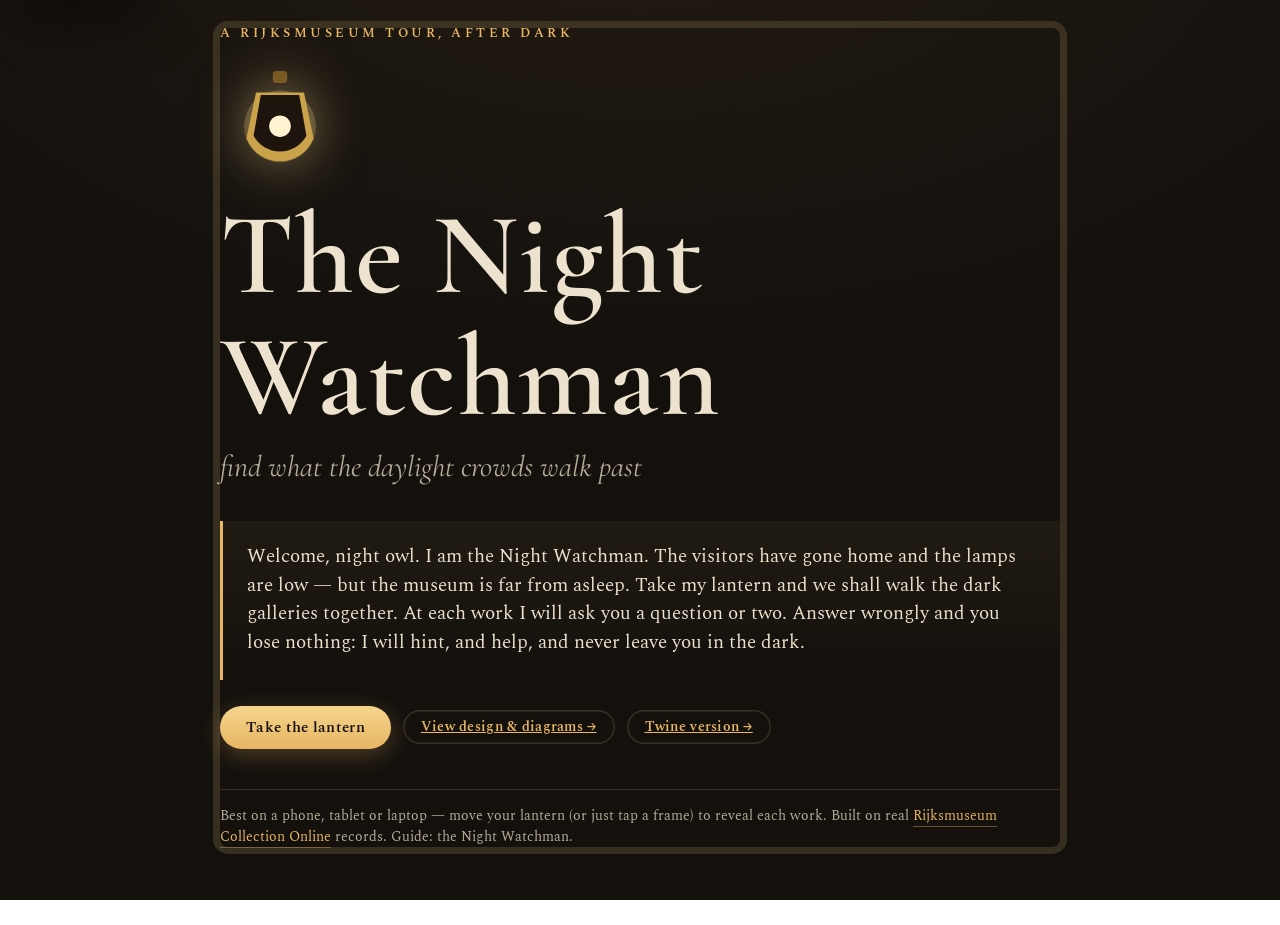
<file: index.html>
<!DOCTYPE html>
<html lang="en">
<head>
  <meta charset="UTF-8">
  <meta name="viewport" content="width=device-width, initial-scale=1.0">
  <title>The Night Watchman — a Rijksmuseum tour after dark</title>
  <meta name="description" content="The Night Watchman is a hybrid web game in which a museum night guard guides you by lantern through the Rijksmuseum after dark, revealing real objects from its open collection through forgiving, hint-based questions.">
  <link rel="preconnect" href="https://fonts.googleapis.com">
  <link rel="preconnect" href="https://fonts.gstatic.com" crossorigin>
  <link href="https://fonts.googleapis.com/css2?family=Cormorant+Garamond:ital,wght@0,500;0,600;1,500&family=Spectral:ital,wght@0,400;0,600;1,400&display=swap" rel="stylesheet">
  <link rel="stylesheet" href="css/style.css?v=3">
</head>
<body>
  <a class="skip-link" href="#app">Skip to the game</a>
  <div id="lantern" aria-hidden="true"></div>
  <div id="sr-status" class="sr-only" aria-live="polite" aria-atomic="true"></div>

  <main class="wrap" id="app" tabindex="-1">
    <section id="screen-title"   class="screen" role="region" aria-label="Title screen" tabindex="-1"></section>
    <section id="screen-map"     class="screen" role="region" aria-label="Gallery map" tabindex="-1"></section>
    <section id="screen-gallery" class="screen" role="region" aria-label="Gallery room" tabindex="-1"></section>
    <section id="screen-object"  class="screen" role="region" aria-label="Object question" tabindex="-1"></section>
    <section id="screen-ending"  class="screen" role="region" aria-label="Ending screen" tabindex="-1"></section>
  </main>

  <script src="js/data.js?v=3"></script>
  <script src="js/game.js?v=3"></script>
</body>
</html>
</file>
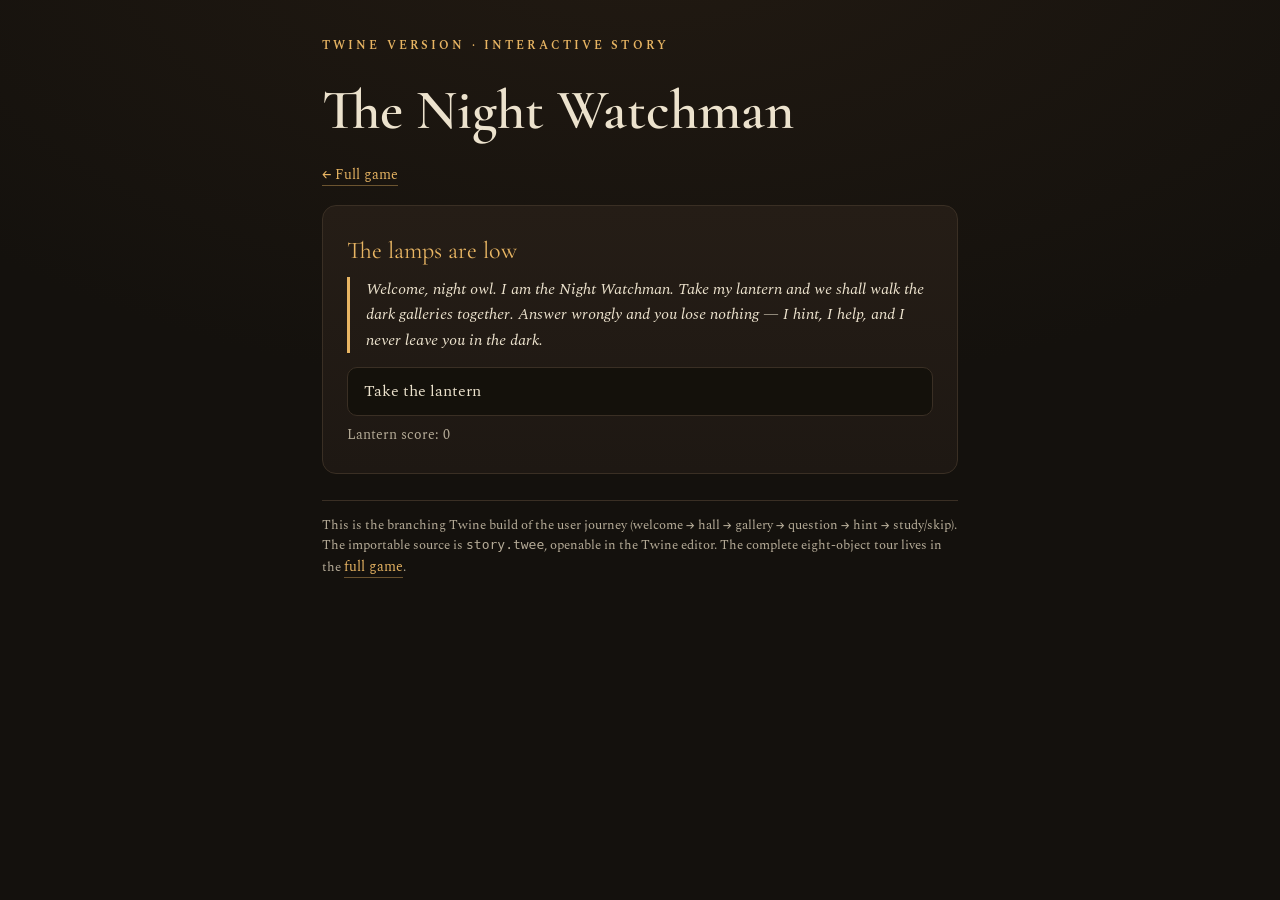
<file: twine/index.html>
<!DOCTYPE html>
<html lang="en">
<head>
  <meta charset="UTF-8">
  <meta name="viewport" content="width=device-width, initial-scale=1.0">
  <title>The Night Watchman — Twine version</title>
  <link rel="preconnect" href="https://fonts.googleapis.com">
  <link rel="preconnect" href="https://fonts.gstatic.com" crossorigin>
  <link href="https://fonts.googleapis.com/css2?family=Cormorant+Garamond:wght@500;600&family=Spectral:ital,wght@0,400;0,600;1,400&display=swap" rel="stylesheet">
  <style>
    :root{--ink:#14110D;--gold:#E8B563;--glow:#F4D58D;--parch:#ECE2CD;--dim:#b6ac98;--line:#3a2f24;--panel:#1E1813;}
    *{box-sizing:border-box}
    body{margin:0;min-height:100vh;background:radial-gradient(120% 90% at 50% -10%,#221a12,#14110D 60%);color:var(--parch);font-family:'Spectral',serif;line-height:1.6}
    .wrap{max-width:680px;margin:0 auto;padding:40px 22px 80px}
    .eyebrow{font:600 12px/1 'Spectral',serif;letter-spacing:.26em;text-transform:uppercase;color:var(--gold);margin-bottom:14px}
    h1{font-family:'Cormorant Garamond',serif;font-weight:600;font-size:clamp(34px,8vw,56px);margin:0 0 6px}
    .passage{background:linear-gradient(180deg,#251d16,var(--panel));border:1px solid var(--line);border-radius:14px;padding:26px 24px;margin-top:18px;animation:f .4s ease both}
    @keyframes f{from{opacity:0;transform:translateY(8px)}to{opacity:1;transform:none}}
    .passage p{margin:0 0 14px}
    .passage .head{font-family:'Cormorant Garamond',serif;font-size:24px;color:var(--gold);margin-bottom:6px}
    .quote{border-left:3px solid var(--gold);padding-left:16px;font-style:italic;color:var(--parch)}
    .study{background:#1b150f;border:1px dashed var(--line);border-radius:10px;padding:14px 16px;margin:10px 0;font-size:15px}
    .study b{color:var(--gold)}
    .choices{display:flex;flex-direction:column;gap:10px;margin-top:8px}
    .choice{text-align:left;background:#14110b;color:var(--parch);border:1px solid var(--line);border-radius:10px;padding:13px 16px;cursor:pointer;font:400 16px/1.3 'Spectral',serif;transition:border-color .15s,transform .1s}
    .choice:hover{border-color:var(--gold);transform:translateX(2px)}
    .score{color:var(--dim);font-size:14px;margin-top:8px}
    a.back{color:var(--gold);text-decoration:none;font-size:14px;border-bottom:1px solid rgba(232,181,99,.4)}
    .note{margin-top:26px;color:var(--dim);font-size:13px;border-top:1px solid var(--line);padding-top:14px}
    :focus-visible{outline:3px solid var(--glow);outline-offset:3px;border-radius:8px}
  </style>
</head>
<body>
<div class="wrap">
  <div class="eyebrow">Twine version · interactive story</div>
  <h1>The Night Watchman</h1>
  <a class="back" href="../index.html">← Full game</a>
  <div id="stage"></div>
  <p class="note">This is the branching Twine build of the user journey (welcome → hall → gallery → question → hint → study/skip). The importable source is <code>story.twee</code>, openable in the Twine editor. The complete eight-object tour lives in the <a class="back" href="../index.html">full game</a>.</p>
</div>
<script>
let score = 0;
const P = {
  start: {
    head: "The lamps are low",
    quote: "Welcome, night owl. I am the Night Watchman. Take my lantern and we shall walk the dark galleries together. Answer wrongly and you lose nothing — I hint, I help, and I never leave you in the dark.",
    choices: [["Take the lantern", "hall"]]
  },
  hall: {
    text: "THE MUSEUM AFTER DARK. Four galleries lie in shadow. Where shall we wander?",
    choices: [["The Gallery of Honour", "honour"], ["Delftware & Decorative Arts", "delft"],
              ["The Golden Age of Sail", "sail"], ["Life on the Ice", "ice"], ["End the tour", "end"]]
  },
  honour: { head: "The Gallery of Honour",
    text: "Two shapes emerge from the dark.",
    choices: [["The Night Watch", "nw_q"], ["The Milkmaid", "mm_q"], ["← Dark hall", "hall"]] },
  nw_q: { head: "The Night Watch — Rembrandt, 1642",
    quote: "What kind of group does this huge painting show?",
    choices: [["A civic militia company", "nw_right"], ["A royal family", "nw_hint"], ["A guild of painters", "nw_hint"]] },
  nw_hint: { quote: "Not quite — let me hold the light closer. Look for muskets, pikes and a drum: armed townsmen, not nobles.",
    choices: [["A civic militia company", "nw_right"], ["Still unsure — reveal it", "nw_reveal"]] },
  nw_right: { gain: 10, quote: "A good eye. The lantern shows you true.",
    choices: [["Continue", "honour"]] },
  nw_reveal: { study: "It is a group portrait of a civic-guard militia (a schutterij), led by Captain Frans Banninck Cocq, painted as if caught mid-movement — daringly different from the stiff group portraits of the time.",
    quote: "No matter at all. Will you study it, or walk on?",
    choices: [["Study it (+2)", "honour", 2], ["Move on", "honour"]] },
  mm_q: { head: "The Milkmaid — Vermeer, c. 1660",
    quote: "What is the woman quietly doing?",
    choices: [["Pouring milk", "mm_right"], ["Reading a letter", "mm_hint"], ["Playing music", "mm_hint"]] },
  mm_hint: { quote: "Follow the thin white stream falling from the jug into the bowl.",
    choices: [["Pouring milk", "mm_right"], ["Reveal it", "mm_reveal"]] },
  mm_right: { gain: 10, quote: "Just so. You see more than most who pass by daylight.",
    choices: [["Continue", "honour"]] },
  mm_reveal: { study: "A kitchen maid carefully pours milk. Vermeer treats a humble, everyday task with the dignity usually reserved for grand subjects.",
    quote: "Here is the truth of it.",
    choices: [["Continue", "honour"]] },
  delft: { head: "Delftware & Decorative Arts",
    text: "Glass cases gleam faintly: the Flower Pyramid and the Dolls' House of Petronella Oortman. (Full questions in the main game.)",
    choices: [["← Dark hall", "hall"]] },
  sail: { head: "The Golden Age of Sail",
    text: "You can almost smell tar and salt: the Model of the William Rex and Dutch Ships in a Calm Sea.",
    choices: [["← Dark hall", "hall"]] },
  ice: { head: "Life on the Ice",
    text: "The coldest room: two Avercamp winter scenes hang waiting for your light.",
    choices: [["← Dark hall", "hall"]] },
  end: { head: "Dawn at the Rijks",
    quote: "You have walked the galleries and seen what most visitors stroll straight past. Come back when the lamps are low again.",
    choices: [["Walk again", "start", "reset"]] }
};
function go(id, gain) {
  if (gain === "reset") score = 0;
  else if (typeof gain === "number") score += gain;
  const p = P[id];
  if (p.gain) score += p.gain;
  const s = document.getElementById('stage');
  let html = '<div class="passage">';
  if (p.head) html += `<div class="head">${p.head}</div>`;
  if (p.text) html += `<p>${p.text}</p>`;
  if (p.quote) html += `<p class="quote">${p.quote}</p>`;
  if (p.study) html += `<div class="study"><b>The Watchman explains —</b> ${p.study}</div>`;
  html += '<div class="choices">';
  p.choices.forEach((c, i) => { html += `<button class="choice" data-i="${i}">${c[0]}</button>`; });
  html += `</div><div class="score">Lantern score: ${score}</div></div>`;
  s.innerHTML = html;
  s.querySelectorAll('.choice').forEach((b, i) => {
    const c = p.choices[i];
    b.addEventListener('click', () => go(c[1], c[2]));
  });
  window.scrollTo({ top: document.body.scrollHeight, behavior: 'smooth' });
}
go('start');
</script>
</body>
</html>
</file>
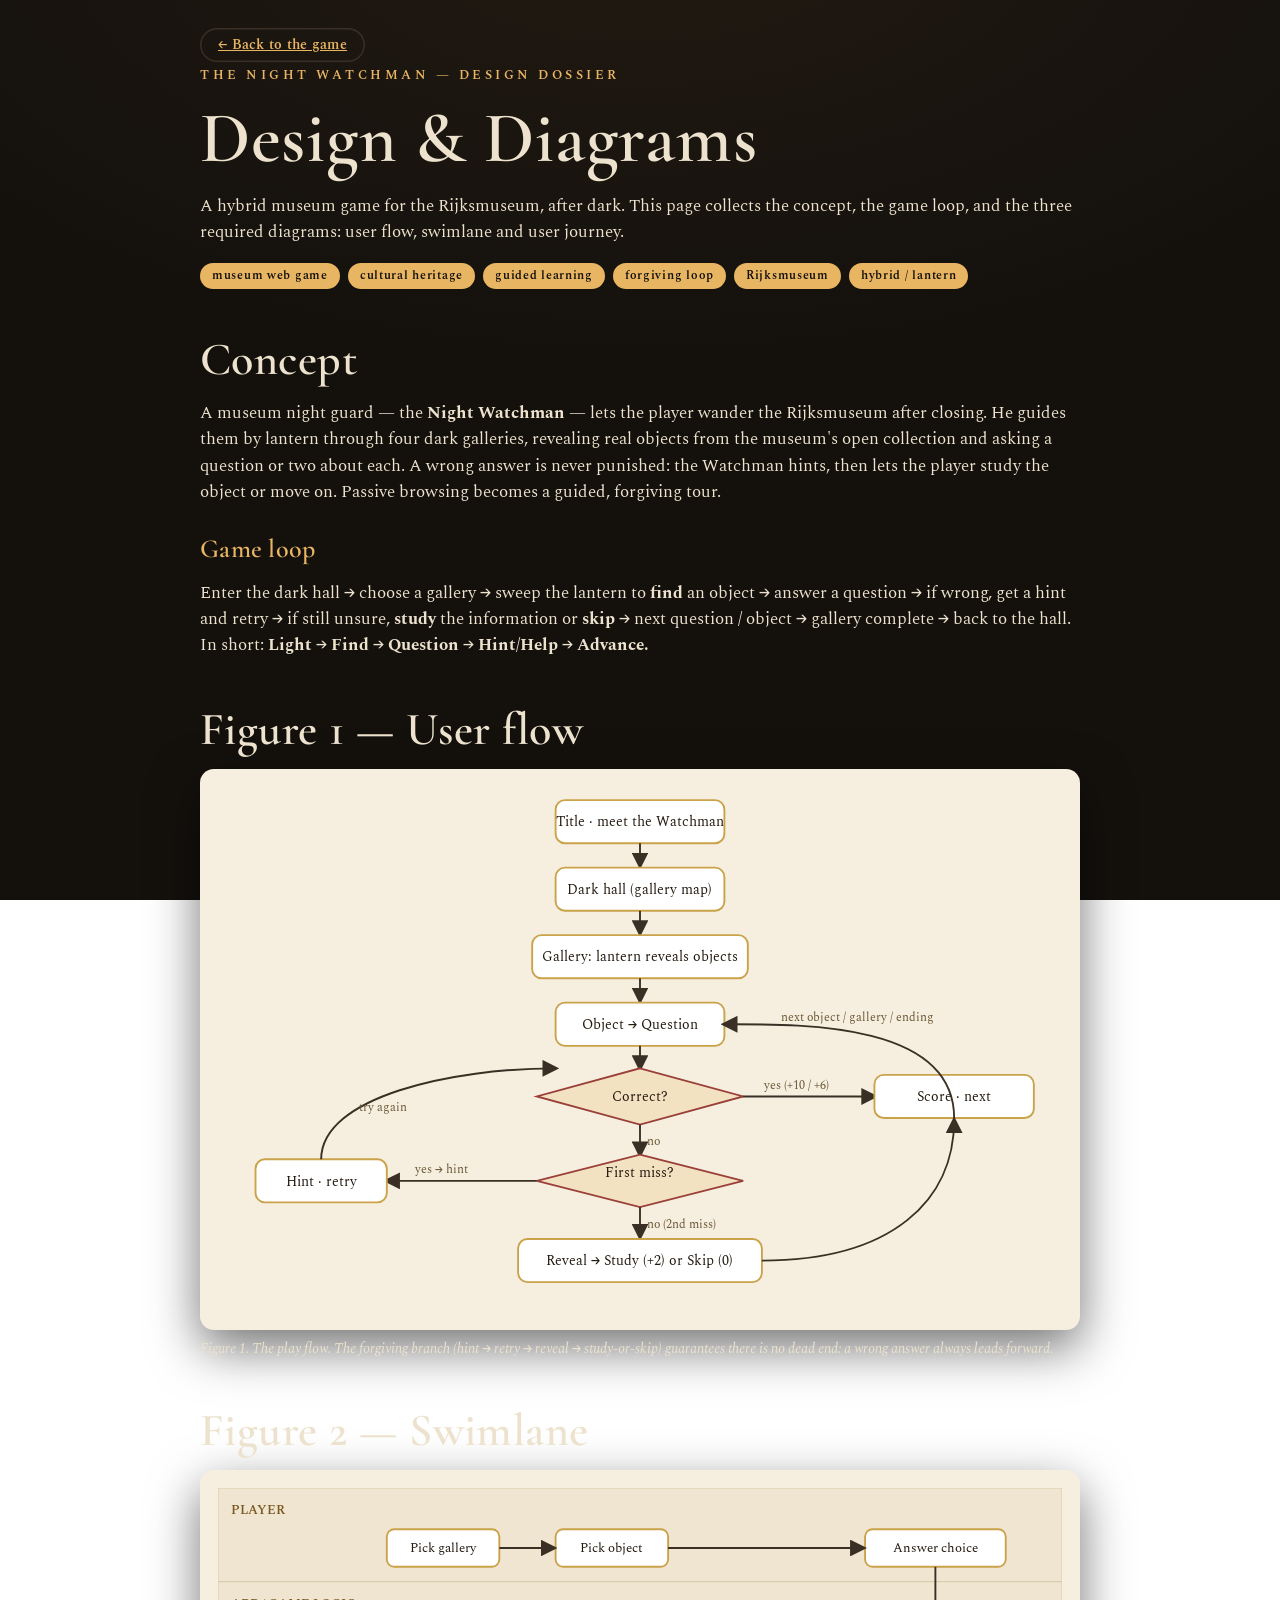
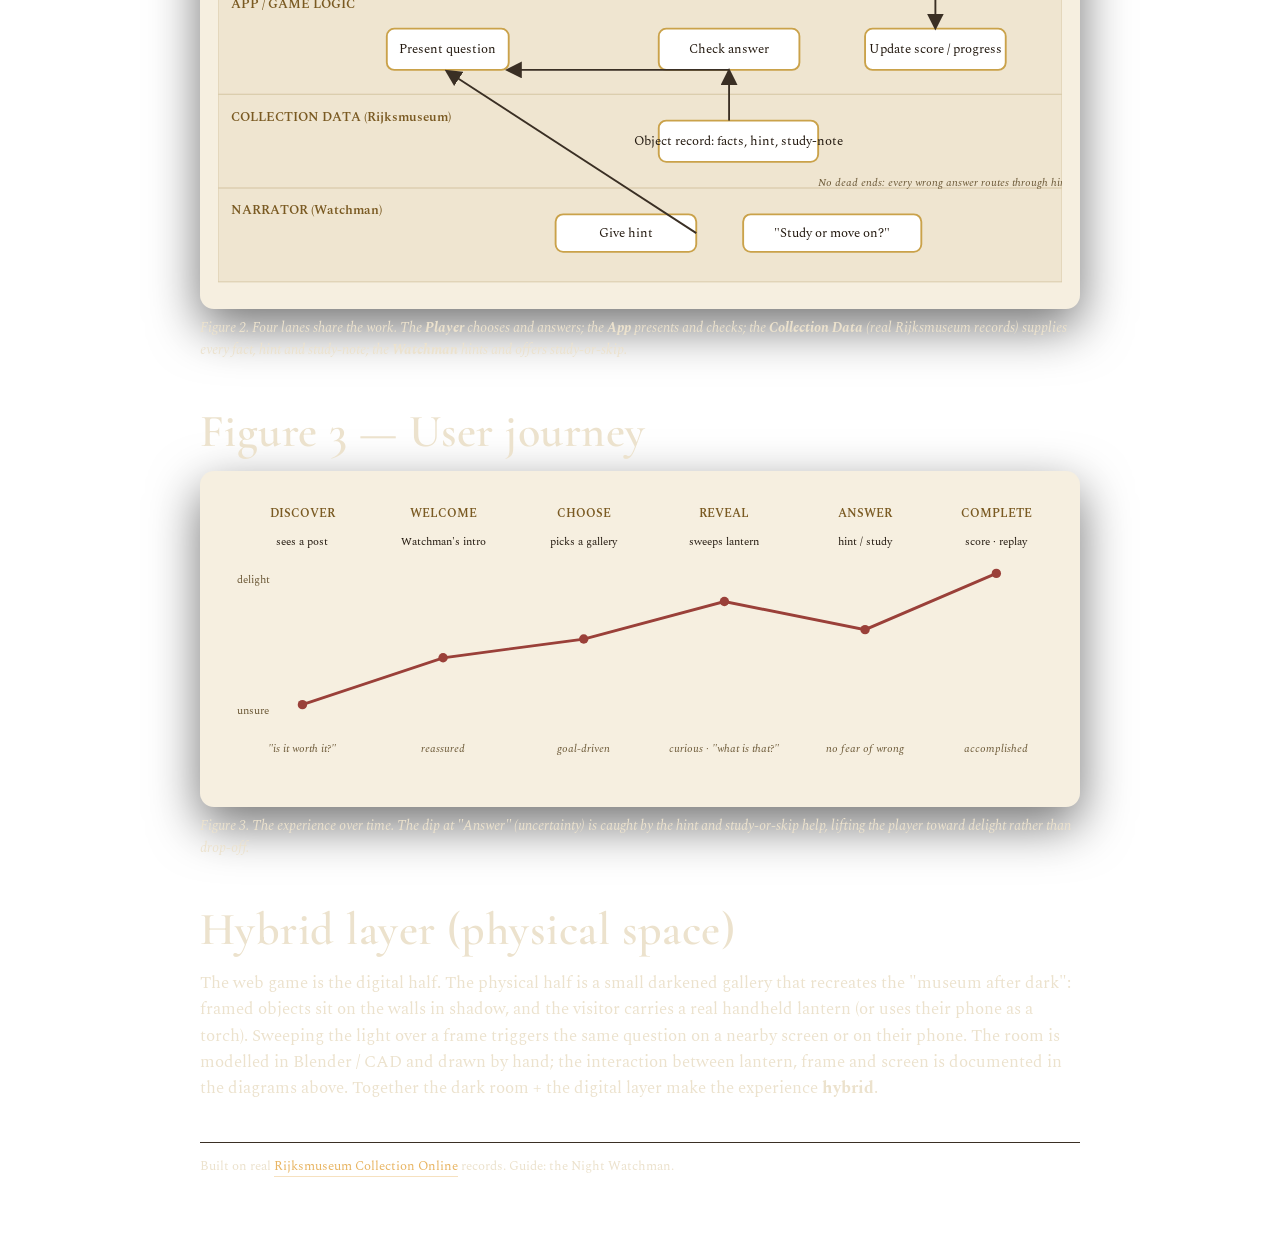
<file: design.html>
<!DOCTYPE html>
<html lang="en">
<head>
  <meta charset="UTF-8">
  <meta name="viewport" content="width=device-width, initial-scale=1.0">
  <title>The Night Watchman — Design &amp; Diagrams</title>
  <link rel="preconnect" href="https://fonts.googleapis.com">
  <link rel="preconnect" href="https://fonts.gstatic.com" crossorigin>
  <link href="https://fonts.googleapis.com/css2?family=Cormorant+Garamond:ital,wght@0,500;0,600;1,500&family=Spectral:ital,wght@0,400;0,600;1,400&display=swap" rel="stylesheet">
  <link rel="stylesheet" href="css/style.css">
  <style>
    .doc { max-width: 920px; }
    .doc h2 { font-size: clamp(30px,6vw,46px); margin: 46px 0 6px; }
    .doc h3 { font-size: 26px; margin: 30px 0 8px; color: var(--gold); }
    .doc p { color: var(--parch); }
    .fig { background: #f6efe0; border-radius: 14px; padding: 18px; margin: 16px 0 8px; box-shadow: var(--shadow); }
    .fig svg { width: 100%; height: auto; display: block; }
    .cap { color: var(--parch-dim); font-size: 14px; font-style: italic; margin: 6px 0 0; }
    .back { margin-bottom: 8px; display:inline-block; }
    .twocol { display:grid; grid-template-columns: 1fr 1fr; gap: 24px; }
    @media (max-width:640px){ .twocol{ grid-template-columns:1fr; } }
    .tagrow { display:flex; flex-wrap:wrap; gap:8px; margin-top:10px; }
    .tag { font:600 12px/1 'Spectral',serif; letter-spacing:.06em; color:var(--ink); background:var(--gold); padding:7px 12px; border-radius:999px; }
  </style>
</head>
<body>
<main class="wrap doc">
  <a class="btn ghost small back" href="index.html">← Back to the game</a>
  <div class="eyebrow">The Night Watchman — design dossier</div>
  <h1 style="font-size:clamp(40px,9vw,72px)">Design &amp; Diagrams</h1>
  <p class="lede">A hybrid museum game for the Rijksmuseum, after dark. This page collects the concept, the game loop, and the three required diagrams: user flow, swimlane and user journey.</p>
  <div class="tagrow">
    <span class="tag">museum web game</span><span class="tag">cultural heritage</span>
    <span class="tag">guided learning</span><span class="tag">forgiving loop</span>
    <span class="tag">Rijksmuseum</span><span class="tag">hybrid / lantern</span>
  </div>

  <h2>Concept</h2>
  <p>A museum night guard — the <b>Night Watchman</b> — lets the player wander the Rijksmuseum after closing. He guides them by lantern through four dark galleries, revealing real objects from the museum's open collection and asking a question or two about each. A wrong answer is never punished: the Watchman hints, then lets the player study the object or move on. Passive browsing becomes a guided, forgiving tour.</p>

  <h3>Game loop</h3>
  <p>Enter the dark hall → choose a gallery → sweep the lantern to <b>find</b> an object → answer a question → if wrong, get a hint and retry → if still unsure, <b>study</b> the information or <b>skip</b> → next question / object → gallery complete → back to the hall. In short: <b>Light → Find → Question → Hint/Help → Advance.</b></p>

  <h2>Figure 1 — User flow</h2>
  <div class="fig">
    <svg viewBox="0 0 900 560" xmlns="http://www.w3.org/2000/svg" font-family="Spectral, serif" font-size="15">
      <defs>
        <marker id="a" markerWidth="9" markerHeight="9" refX="7" refY="4.5" orient="auto"><path d="M0 0 L9 4.5 L0 9 z" fill="#3a2f24"/></marker>
        <style>.b{fill:#fff;stroke:#caa24a;stroke-width:2;rx:10} .t{fill:#23190f} .d{fill:#f3e2c2;stroke:#9A4039;stroke-width:2} .l{stroke:#3a2f24;stroke-width:2;fill:none;marker-end:url(#a)} .lt{fill:#6b5836;font-size:13px}</style>
      </defs>
      <rect class="b" x="360" y="14" width="180" height="46" rx="10"/><text class="t" x="450" y="42" text-anchor="middle">Title · meet the Watchman</text>
      <line class="l" x1="450" y1="60" x2="450" y2="84"/>
      <rect class="b" x="360" y="86" width="180" height="46" rx="10"/><text class="t" x="450" y="114" text-anchor="middle">Dark hall (gallery map)</text>
      <line class="l" x1="450" y1="132" x2="450" y2="156"/>
      <rect class="b" x="335" y="158" width="230" height="46" rx="10"/><text class="t" x="450" y="186" text-anchor="middle">Gallery: lantern reveals objects</text>
      <line class="l" x1="450" y1="204" x2="450" y2="228"/>
      <rect class="b" x="360" y="230" width="180" height="46" rx="10"/><text class="t" x="450" y="258" text-anchor="middle">Object → Question</text>
      <line class="l" x1="450" y1="276" x2="450" y2="300"/>
      <polygon class="d" points="450,300 560,330 450,360 340,330"/><text class="t" x="450" y="335" text-anchor="middle">Correct?</text>
      <!-- yes -->
      <line class="l" x1="560" y1="330" x2="700" y2="330"/><text class="lt" x="582" y="322">yes (+10 / +6)</text>
      <rect class="b" x="700" y="307" width="170" height="46" rx="10"/><text class="t" x="785" y="335" text-anchor="middle">Score · next</text>
      <!-- no path -->
      <line class="l" x1="450" y1="360" x2="450" y2="392"/><text class="lt" x="458" y="382">no</text>
      <polygon class="d" points="450,392 560,420 450,448 340,420"/><text class="t" x="450" y="416" text-anchor="middle">First miss?</text>
      <line class="l" x1="340" y1="420" x2="180" y2="420"/><text class="lt" x="210" y="412">yes → hint</text>
      <rect class="b" x="40" y="397" width="140" height="46" rx="10"/><text class="t" x="110" y="425" text-anchor="middle">Hint · retry</text>
      <path class="l" d="M110 397 C110 330 250 300 360 300"/><text class="lt" x="150" y="346">try again</text>
      <line class="l" x1="450" y1="448" x2="450" y2="480"/><text class="lt" x="458" y="470">no (2nd miss)</text>
      <rect class="b" x="320" y="482" width="260" height="46" rx="10"/><text class="t" x="450" y="510" text-anchor="middle">Reveal → Study (+2) or Skip (0)</text>
      <path class="l" d="M580 505 C720 505 785 440 785 355"/>
      <path class="l" d="M785 353 C785 250 620 253 540 253"/><text class="lt" x="600" y="250">next object / gallery / ending</text>
    </svg>
  </div>
  <p class="cap">Figure 1. The play flow. The forgiving branch (hint → retry → reveal → study-or-skip) guarantees there is no dead end: a wrong answer always leads forward.</p>

  <h2>Figure 2 — Swimlane</h2>
  <div class="fig">
    <svg viewBox="0 0 900 430" xmlns="http://www.w3.org/2000/svg" font-family="Spectral, serif" font-size="14">
      <defs><marker id="a2" markerWidth="9" markerHeight="9" refX="7" refY="4.5" orient="auto"><path d="M0 0 L9 4.5 L0 9 z" fill="#3a2f24"/></marker></defs>
      <!-- lanes -->
      <g fill="#efe5d0" stroke="#d8c9a8">
        <rect x="0" y="0" width="900" height="100"/><rect x="0" y="100" width="900" height="120"/>
        <rect x="0" y="220" width="900" height="100"/><rect x="0" y="320" width="900" height="100"/>
      </g>
      <g font-weight="600" fill="#7a5a22" font-size="14">
        <text x="14" y="28">PLAYER</text><text x="14" y="128">APP / GAME LOGIC</text>
        <text x="14" y="248">COLLECTION DATA (Rijksmuseum)</text><text x="14" y="348">NARRATOR (Watchman)</text>
      </g>
      <g fill="#fff" stroke="#caa24a" stroke-width="2">
        <rect x="180" y="44" width="120" height="40" rx="8"/><rect x="360" y="44" width="120" height="40" rx="8"/><rect x="690" y="44" width="150" height="40" rx="8"/>
        <rect x="180" y="150" width="130" height="44" rx="8"/><rect x="470" y="150" width="150" height="44" rx="8"/>
        <rect x="690" y="150" width="150" height="44" rx="8"/>
        <rect x="470" y="248" width="170" height="44" rx="8"/>
        <rect x="360" y="348" width="150" height="40" rx="8"/><rect x="560" y="348" width="190" height="40" rx="8"/>
      </g>
      <g fill="#23190f" text-anchor="middle">
        <text x="240" y="68">Pick gallery</text><text x="420" y="68">Pick object</text><text x="765" y="68">Answer choice</text>
        <text x="245" y="176">Present question</text><text x="545" y="176">Check answer</text><text x="765" y="176">Update score / progress</text>
        <text x="555" y="274">Object record: facts, hint, study-note</text>
        <text x="435" y="372">Give hint</text><text x="655" y="372">"Study or move on?"</text>
      </g>
      <g stroke="#3a2f24" stroke-width="2" fill="none" marker-end="url(#a2)">
        <line x1="300" y1="64" x2="358" y2="64"/><line x1="480" y1="64" x2="688" y2="64"/>
        <line x1="765" y1="84" x2="765" y2="148"/>
        <line x1="545" y1="248" x2="545" y2="196"/>
        <line x1="545" y1="194" x2="310" y2="194"/>
        <line x1="510" y1="368" x2="245" y2="196"/>
      </g>
      <text x="640" y="318" fill="#6b5836" font-size="12" font-style="italic">No dead ends: every wrong answer routes through hint → reveal → a way forward.</text>
    </svg>
  </div>
  <p class="cap">Figure 2. Four lanes share the work. The <b>Player</b> chooses and answers; the <b>App</b> presents and checks; the <b>Collection Data</b> (real Rijksmuseum records) supplies every fact, hint and study-note; the <b>Watchman</b> hints and offers study-or-skip.</p>

  <h2>Figure 3 — User journey</h2>
  <div class="fig">
    <svg viewBox="0 0 900 320" xmlns="http://www.w3.org/2000/svg" font-family="Spectral, serif" font-size="13">
      <g font-weight="600" fill="#7a5a22" text-anchor="middle">
        <text x="90" y="30">DISCOVER</text><text x="240" y="30">WELCOME</text><text x="390" y="30">CHOOSE</text>
        <text x="540" y="30">REVEAL</text><text x="690" y="30">ANSWER</text><text x="830" y="30">COMPLETE</text>
      </g>
      <g fill="#23190f" text-anchor="middle" font-size="12">
        <text x="90" y="60">sees a post</text><text x="240" y="60">Watchman's intro</text><text x="390" y="60">picks a gallery</text>
        <text x="540" y="60">sweeps lantern</text><text x="690" y="60">hint / study</text><text x="830" y="60">score · replay</text>
      </g>
      <!-- emotion curve -->
      <polyline points="90,230 240,180 390,160 540,120 690,150 830,90" fill="none" stroke="#9A4039" stroke-width="3"/>
      <g fill="#9A4039"><circle cx="90" cy="230" r="5"/><circle cx="240" cy="180" r="5"/><circle cx="390" cy="160" r="5"/><circle cx="540" cy="120" r="5"/><circle cx="690" cy="150" r="5"/><circle cx="830" cy="90" r="5"/></g>
      <text x="20" y="100" fill="#6b5836" font-size="12">delight</text><text x="20" y="240" fill="#6b5836" font-size="12">unsure</text>
      <g fill="#6b5836" text-anchor="middle" font-size="11.5" font-style="italic">
        <text x="90" y="280">"is it worth it?"</text><text x="240" y="280">reassured</text><text x="390" y="280">goal-driven</text>
        <text x="540" y="280">curious · "what is that?"</text><text x="690" y="280">no fear of wrong</text><text x="830" y="280">accomplished</text>
      </g>
    </svg>
  </div>
  <p class="cap">Figure 3. The experience over time. The dip at "Answer" (uncertainty) is caught by the hint and study-or-skip help, lifting the player toward delight rather than drop-off.</p>

  <h2>Hybrid layer (physical space)</h2>
  <p>The web game is the digital half. The physical half is a small darkened gallery that recreates the "museum after dark": framed objects sit on the walls in shadow, and the visitor carries a real handheld lantern (or uses their phone as a torch). Sweeping the light over a frame triggers the same question on a nearby screen or on their phone. The room is modelled in Blender / CAD and drawn by hand; the interaction between lantern, frame and screen is documented in the diagrams above. Together the dark room + the digital layer make the experience <b>hybrid</b>.</p>

  <p class="foot">Built on real <a class="textlink" href="https://www.rijksmuseum.nl/en/collection" target="_blank" rel="noopener">Rijksmuseum Collection Online</a> records. Guide: the Night Watchman.</p>
</main>
</body>
</html>
</file>
<file: css/style.css>
/* =============================================================================
   THE NIGHT WATCHMAN — styles
   Palette (museum after dark):
     --ink     #14110D  warm near-black gallery
     --panel   #1E1813  raised surface
     --gold    #E8B563  the lantern
     --glow    #F4D58D  lantern highlight
     --parch   #ECE2CD  parchment text
     --delft   #4E84BE  Delft-blue accent
     --ox      #9A4039  oxblood (drama / wrong)
     --sage    #6FA789  correct
   Display face: 'Cormorant Garamond' (old-master serif, used large & sparing)
   Body / UI:    'Spectral' for prose, system sans for controls
   ============================================================================= */

:root {
  --ink: #14110D;
  --ink-2: #1b1610;
  --panel: #1E1813;
  --panel-2: #251d16;
  --line: #3a2f24;
  --gold: #E8B563;
  --glow: #F4D58D;
  --parch: #ECE2CD;
  --parch-dim: #b6ac98;
  --delft: #4E84BE;
  --ox: #9A4039;
  --sage: #6FA789;
  --shadow: 0 18px 50px rgba(0,0,0,.55);
  --frame: linear-gradient(150deg, #c8993f, #7a5a22 45%, #e8c777 55%, #6e4f1d);
}

* { box-sizing: border-box; }

html, body { height: 100%; }

.sr-only {
  position: absolute;
  width: 1px;
  height: 1px;
  padding: 0;
  margin: -1px;
  overflow: hidden;
  clip: rect(0, 0, 0, 0);
  white-space: nowrap;
  border: 0;
}

.skip-link {
  position: fixed;
  left: 16px;
  top: 12px;
  z-index: 20;
  transform: translateY(-140%);
  color: var(--ink);
  background: var(--glow);
  border-radius: 999px;
  padding: 10px 16px;
  font: 600 14px/1 'Spectral', serif;
  text-decoration: none;
  box-shadow: var(--shadow);
}
.skip-link:focus { transform: translateY(0); }

body {
  margin: 0;
  background:
    radial-gradient(120% 90% at 50% -10%, #221a12 0%, var(--ink) 55%) fixed;
  color: var(--parch);
  font-family: 'Spectral', Georgia, serif;
  font-size: 17px;
  line-height: 1.55;
  -webkit-font-smoothing: antialiased;
}

.wrap {
  max-width: 880px;
  margin: 0 auto;
  padding: 28px 20px 64px;
  position: relative;
  z-index: 2;
}

/* ---------- type ---------- */
h1, h2, h3, .display {
  font-family: 'Cormorant Garamond', 'Cormorant', Georgia, serif;
  font-weight: 600;
  letter-spacing: .01em;
  line-height: 1.05;
  margin: 0;
}
.eyebrow {
  font: 600 12.5px/1 'Spectral', serif;
  letter-spacing: .28em;
  text-transform: uppercase;
  color: var(--gold);
  margin-bottom: 18px;
}
.lede { color: var(--parch-dim); }

/* ---------- lantern overlay (the signature) ----------
   A warm radial light follows the pointer / focused frame.
   Below it the gallery sits in near-darkness; the light reveals it. */
#lantern {
  position: fixed;
  inset: 0;
  z-index: 5;                 /* above the content, so it dims the artworks too */
  pointer-events: none;       /* clicks pass straight through to the frames */
  transition: opacity .6s ease;
  background:
    radial-gradient(440px 440px at var(--lx, 50%) var(--ly, 50%),
      rgba(16,13,9,0) 0%,
      rgba(16,13,9,0) 32%,
      rgba(14,11,8,.55) 66%,
      rgba(8,6,4,.86) 100%);
  opacity: 0;
}
body.dark #lantern { opacity: 1; }
/* a faint warm tint right at the lantern's heart */
#lantern::after {
  content: "";
  position: absolute; inset: 0;
  background:
    radial-gradient(240px 240px at var(--lx,50%) var(--ly,50%),
      rgba(244,213,141,.14), rgba(244,213,141,0) 70%);
  mix-blend-mode: screen;
}

/* ---------- buttons ---------- */
.btn {
  font: 600 15px/1 'Spectral', serif;
  letter-spacing: .02em;
  color: var(--ink);
  background: linear-gradient(180deg, var(--glow), var(--gold));
  border: none;
  border-radius: 999px;
  padding: 14px 26px;
  cursor: pointer;
  box-shadow: 0 6px 22px rgba(232,181,99,.28);
  transition: transform .12s ease, box-shadow .2s ease, filter .2s ease;
}
.btn:hover { transform: translateY(-2px); box-shadow: 0 10px 28px rgba(232,181,99,.4); }
.btn:active { transform: translateY(0); }
.btn.ghost {
  background: transparent;
  color: var(--gold);
  box-shadow: inset 0 0 0 1.5px var(--line);
}
.btn.ghost:hover { box-shadow: inset 0 0 0 1.5px var(--gold); }
.btn.small { padding: 10px 18px; font-size: 14px; }

a.textlink { color: var(--gold); text-decoration: none; border-bottom: 1px solid rgba(232,181,99,.4); }
a.textlink:hover { border-bottom-color: var(--gold); }

/* focus visibility (quality floor) */
:focus-visible {
  outline: 3px solid var(--glow);
  outline-offset: 4px;
  border-radius: 8px;
  box-shadow: 0 0 0 7px rgba(244,213,141,.15);
}
.screen:focus { outline: none; }

/* ---------- screen plumbing ---------- */
.screen { display: none; animation: fade .5s ease both; }
.screen.active { display: block; }
@keyframes fade { from { opacity: 0; transform: translateY(8px); } to { opacity: 1; transform: none; } }

/* ---------- title screen ---------- */
.title-hero h1 { font-size: clamp(56px, 13vw, 116px); }
.title-hero .sub { font-family: 'Cormorant Garamond', serif; font-size: clamp(20px,4vw,30px); color: var(--parch-dim); font-style: italic; margin-top: 6px; }
.watch-quote {
  margin: 30px 0 6px;
  padding: 22px 24px;
  border-left: 3px solid var(--gold);
  background: linear-gradient(180deg, rgba(232,181,99,.06), transparent);
  font-size: 18.5px;
  color: var(--parch);
}
.title-actions { display: flex; flex-wrap: wrap; gap: 12px; align-items: center; margin-top: 26px; }
.title-meta { margin-top: 40px; color: var(--parch-dim); font-size: 13.5px; border-top: 1px solid var(--line); padding-top: 16px; }

/* a small lantern glyph drawn in CSS for the title */
.lantern-glyph { width: 120px; height: 120px; margin-bottom: 8px; filter: drop-shadow(0 0 26px rgba(244,213,141,.5)); }

/* ---------- map screen ---------- */
.bar {
  display: flex; align-items: center; justify-content: space-between;
  gap: 16px; margin-bottom: 22px;
  border-bottom: 1px solid var(--line); padding-bottom: 14px;
}
.bar .score { font-family: 'Cormorant Garamond', serif; }
.bar .score b { color: var(--gold); font-size: 22px; }
.bar .progress { color: var(--parch-dim); font-size: 14px; }

.progress-panel {
  margin: -4px 0 26px;
  padding: 14px 16px;
  border: 1px solid var(--line);
  border-radius: 12px;
  background: rgba(30,24,19,.72);
}
.progress-panel.compact-progress {
  margin-top: -6px;
  margin-bottom: 20px;
  padding: 12px 14px;
}
.progress-row,
.progress-meta {
  display: flex;
  align-items: center;
  justify-content: space-between;
  gap: 12px;
}
.progress-row span {
  color: var(--parch-dim);
  font-size: 13px;
  letter-spacing: .1em;
  text-transform: uppercase;
}
.progress-row strong { color: var(--gold); font-size: 18px; }
.progress-track {
  height: 8px;
  margin: 10px 0;
  overflow: hidden;
  border-radius: 999px;
  background: #0d0b08;
  box-shadow: inset 0 0 0 1px rgba(232,181,99,.18);
}
.progress-track span {
  display: block;
  height: 100%;
  border-radius: inherit;
  background: linear-gradient(90deg, var(--gold), var(--glow));
}
.progress-meta {
  flex-wrap: wrap;
  color: var(--parch-dim);
  font-size: 12.5px;
}

.doors { display: grid; grid-template-columns: repeat(2, 1fr); gap: 16px; margin-top: 8px; }
.door {
  text-align: left;
  background: linear-gradient(180deg, var(--panel-2), var(--panel));
  border: 1px solid var(--line);
  border-radius: 14px;
  padding: 22px 20px 20px;
  cursor: pointer;
  color: var(--parch);
  position: relative;
  overflow: hidden;
  transition: transform .14s ease, border-color .2s ease, box-shadow .2s ease;
}
.door:hover { transform: translateY(-3px); border-color: var(--gold); box-shadow: var(--shadow); }
.door .num { font: 600 12px/1 'Spectral',serif; letter-spacing:.2em; color: var(--parch-dim); }
.door h3 { font-size: 27px; margin: 8px 0 4px; }
.door p { margin: 0; color: var(--parch-dim); font-size: 14.5px; }
.door .accent { position:absolute; left:0; top:0; bottom:0; width: 5px; background: var(--accent, var(--gold)); opacity:.85; }
.door .done {
  display:inline-block; margin-top:12px; font-size: 12.5px; letter-spacing:.14em;
  text-transform: uppercase; color: var(--sage);
}
.door .todo { display:inline-block; margin-top:12px; font-size:12.5px; letter-spacing:.14em; text-transform:uppercase; color: var(--parch-dim); }

/* ---------- gallery (dark room with frames) ---------- */
.room-head { margin-bottom: 8px; }
.room-head .eyebrow { margin-bottom: 8px; }
.room-hint { color: var(--parch-dim); font-style: italic; margin: 0 0 22px; }
.gallery-intro {
  display: flex;
  gap: 14px;
  align-items: flex-start;
  margin: 0 0 22px;
  padding: 16px 18px;
  border: 1px solid rgba(232,181,99,.22);
  border-radius: 12px;
  background: rgba(232,181,99,.06);
  color: var(--parch);
}
.gallery-intro .lamp { flex: 0 0 36px; margin-top: 2px; }
.gallery-intro p { margin: 0; }
.frames { display: grid; grid-template-columns: repeat(2, 1fr); gap: 20px; }
.frame-btn {
  background: none; border: none; cursor: pointer; padding: 0; color: inherit;
  text-align: center;
}
.frame {
  background: var(--frame);
  padding: 12px;
  border-radius: 4px;
  box-shadow: 0 10px 30px rgba(0,0,0,.6), inset 0 0 0 2px rgba(0,0,0,.25);
  transition: transform .16s ease, filter .3s ease;
}
.frame .canvas {
  background: #0d0b08;
  border: 1px solid #000;
  aspect-ratio: 4 / 3;
  display: block;
  width: 100%;
  overflow: hidden;
}
.frame .canvas svg, .frame .canvas img { width: 100%; height: 100%; display: block; object-fit: cover; }
.frame-btn:hover .frame { transform: translateY(-3px) scale(1.01); }
.frame-cap { margin-top: 10px; font-family: 'Cormorant Garamond', serif; font-size: 19px; }
.frame-cap small { display:block; color: var(--parch-dim); font-family:'Spectral',serif; font-size:12.5px; }
.frame-done { color: var(--sage); font-size: 12px; letter-spacing:.12em; text-transform: uppercase; }

/* ---------- object / question screen ---------- */
.obj-grid { display: grid; grid-template-columns: 1fr 1.2fr; gap: 26px; align-items: start; }
.obj-art .frame { max-width: 360px; }
.obj-label { margin-top: 12px; }
.obj-label h2 { font-size: 30px; }
.obj-label .meta { color: var(--parch-dim); font-size: 14px; }
.obj-label .credit { color: var(--parch-dim); font-size: 12px; margin-top: 6px; font-style: italic; }

.qcard {
  background: linear-gradient(180deg, var(--panel-2), var(--panel));
  border: 1px solid var(--line); border-radius: 14px; padding: 22px;
}
.qprompt { font-family:'Cormorant Garamond',serif; font-size: 25px; margin-bottom: 16px; }
.qstep { font: 600 12px/1 'Spectral',serif; letter-spacing:.2em; color: var(--parch-dim); text-transform: uppercase; }
.options { display: grid; gap: 10px; margin-top: 6px; }
.opt {
  text-align: left; width: 100%;
  background: var(--ink-2); color: var(--parch);
  border: 1px solid var(--line); border-radius: 10px;
  padding: 13px 16px; cursor: pointer; font: 400 16px/1.3 'Spectral', serif;
  transition: border-color .15s ease, background .15s ease, transform .1s ease;
}
.opt:hover:not(:disabled) { border-color: var(--gold); transform: translateX(2px); }
.opt:disabled { cursor: default; }
.opt.correct { border-color: var(--sage); background: rgba(111,167,137,.16); }
.opt.wrong { border-color: var(--ox); background: rgba(154,64,57,.16); }

/* watchman speech */
.speech {
  display: flex; gap: 12px; align-items: flex-start;
  margin-top: 18px; padding: 14px 16px;
  background: rgba(232,181,99,.07); border: 1px solid rgba(232,181,99,.25);
  border-radius: 12px;
}
.speech .lamp { flex: 0 0 34px; margin-top: 2px; }
.speech p { margin: 0; font-size: 15.5px; }
.speech.hide { display: none; }

.afteractions { display: flex; flex-wrap: wrap; gap: 10px; margin-top: 14px; }
.studybox {
  margin-top: 14px; padding: 16px 18px; border-radius: 12px;
  background: var(--ink-2); border: 1px dashed var(--line);
  font-size: 15px; color: var(--parch);
}
.studybox p { margin: 0 0 14px; }
.studybox.hide { display: none; }
.studybox b,
.object-record h3,
.learn-more h3 { color: var(--gold); }

.object-record,
.learn-more {
  margin-top: 14px;
  padding-top: 14px;
  border-top: 1px solid var(--line);
}
.object-record h3,
.learn-more h3 {
  margin: 0 0 10px;
  font-family: 'Cormorant Garamond', serif;
  font-size: 22px;
}
.object-record dl {
  display: grid;
  grid-template-columns: 1fr 1fr;
  gap: 10px 14px;
  margin: 0;
}
.object-record dl div {
  min-width: 0;
}
.object-record dt {
  color: var(--parch-dim);
  font: 600 11.5px/1.2 'Spectral', serif;
  letter-spacing: .12em;
  text-transform: uppercase;
}
.object-record dd {
  margin: 4px 0 0;
  color: var(--parch);
  line-height: 1.35;
}
.learn-more p {
  margin: 0 0 8px;
  color: var(--parch-dim);
}
a.external::after {
  content: "↗";
  display: inline-block;
  margin-left: 6px;
  font-size: .9em;
}

/* ---------- ending ---------- */
.ending { text-align: center; padding: 30px 0; }
.ending h1 { font-size: clamp(44px, 9vw, 78px); }
.ending .final-score { font-family:'Cormorant Garamond',serif; font-size: 40px; color: var(--gold); margin: 14px 0; }
.ending .grade { color: var(--parch-dim); }

/* ---------- responsive ---------- */
@media (max-width: 640px) {
  body { font-size: 16px; }
  .wrap { padding: 22px 16px 52px; }
  .title-hero h1 { font-size: clamp(48px, 15vw, 72px); }
  .watch-quote { padding: 18px 18px; font-size: 17px; }
  .bar { align-items: flex-start; flex-direction: column; gap: 8px; }
  .btn { width: 100%; max-width: 360px; text-align: center; }
  .btn.small { width: auto; }
  .doors { grid-template-columns: 1fr; }
  .door { padding: 20px 18px; }
  .gallery-intro { padding: 14px; }
  .frames { grid-template-columns: 1fr; gap: 24px; }
  .obj-grid { grid-template-columns: 1fr; }
  .obj-art .frame { max-width: 100%; margin: 0 auto; }
  .qcard { padding: 18px; }
  .qprompt { font-size: 23px; }
  .afteractions { flex-direction: column; }
  .afteractions .btn { max-width: none; }
  .object-record dl { grid-template-columns: 1fr; }
  .progress-row { align-items: flex-start; }
  .title-actions { gap: 10px; }
}

/* respect reduced motion: light the room fully, drop the follow effect */
@media (prefers-reduced-motion: reduce) {
  .screen { animation: none; }
  #lantern { display: none; }
  body.dark { background: radial-gradient(120% 90% at 50% -10%, #2a2117 0%, #16120d 60%); }
}

/* small footer note */
.foot { margin-top: 40px; color: var(--parch-dim); font-size: 12.5px; border-top: 1px solid var(--line); padding-top: 14px; }
</file>
